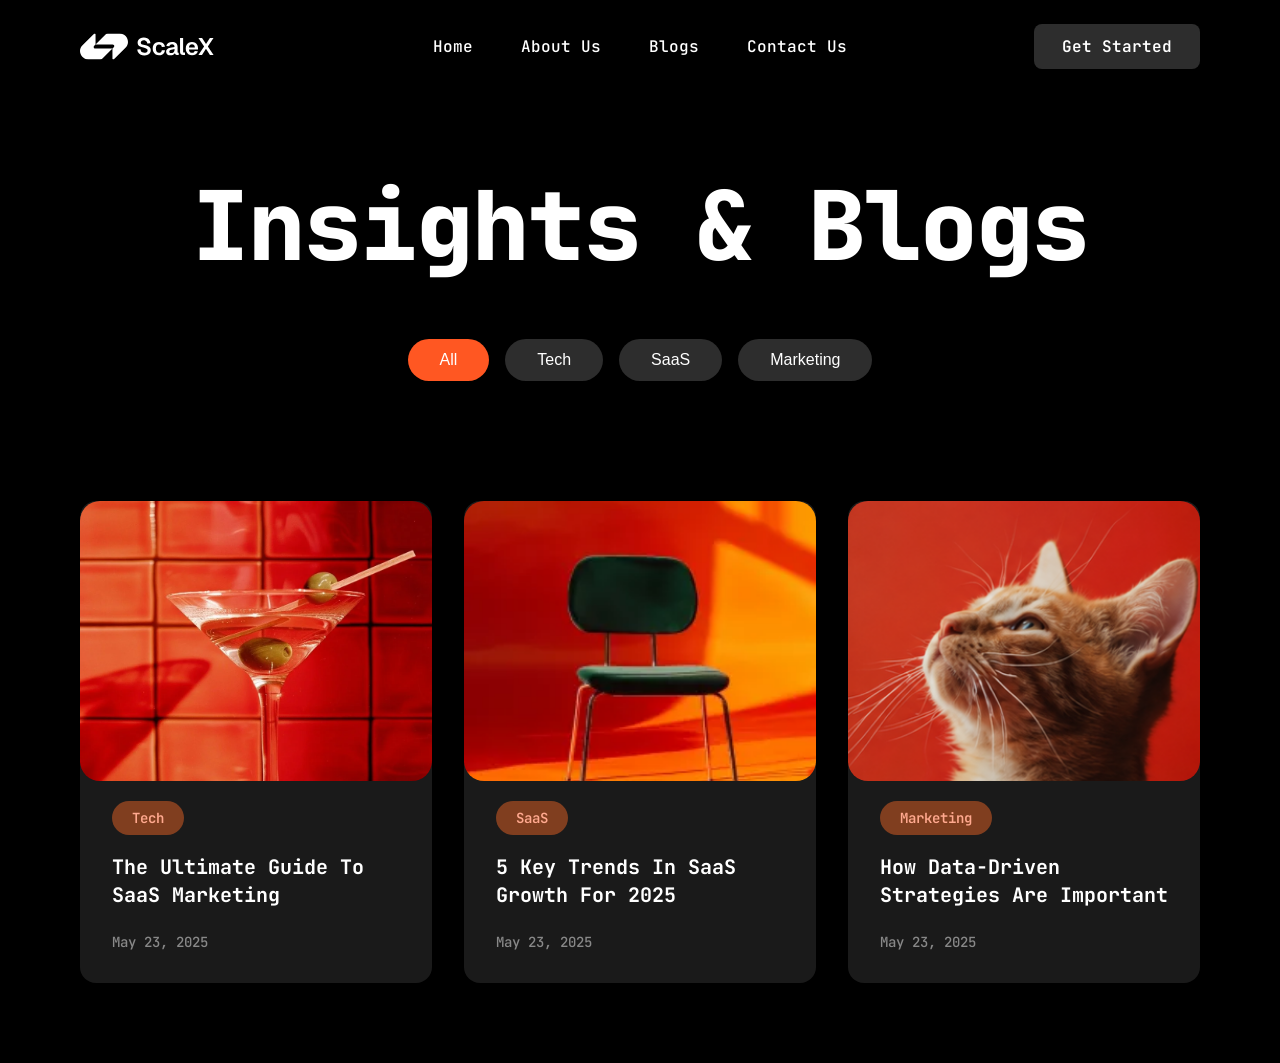
<file: Assignment 2/index.html>
<!DOCTYPE html>
<html lang="en">

<head>
    <meta charset="UTF-8">
    <meta name="viewport" content="width=device-width, initial-scale=1.0">
    <title>ScaleX - Basic Website Page</title>

    <!-- External CSS File -->
    <link rel="stylesheet" href="./style.css">
</head>

<body>
    <!-- Navigation -->
    <nav>
        <div class="logo">
            <img src="./assets/logo.svg" alt="">
            <span>ScaleX</span>
        </div>
        <ul class="nav-links">
            <li><a href="#home">Home</a></li>
            <li><a href="#about">About Us</a></li>
            <li><a href="#blogs">Blogs</a></li>
            <li><a href="#contact">Contact Us</a></li>
        </ul>
        <a href="#" class="cta-button">Get Started</a>
    </nav>

    <!-- Hero Section -->
    <section class="hero">
        <h1>Insights & Blogs</h1>

        <!-- Filter Tabs -->
        <div class="filter-tabs">
            <button class="tab active">All</button>
            <button class="tab">Tech</button>
            <button class="tab">SaaS</button>
            <button class="tab">Marketing</button>
        </div>
    </section>

    <!-- Blog Grid -->
    <div class="blog-grid">
        <!-- Blog Card 1 -->
        <div class="blog-card">
            <img src="./assets/Glass_with_olives.webp" alt="Martini glass with olives" class="blog-image">
            <div class="blog-content">
                <span class="blog-category category-tech">Tech</span>
                <h2 class="blog-title">The Ultimate Guide To SaaS Marketing</h2>
                <p class="blog-date">May 23, 2025</p>
            </div>
        </div>

        <!-- Blog Card 2 -->
        <div class="blog-card">
            <img src="./assets/Chair.webp" alt="Modern black chair" class="blog-image">
            <div class="blog-content">
                <span class="blog-category category-saas">SaaS</span>
                <h2 class="blog-title">5 Key Trends In SaaS Growth For 2025</h2>
                <p class="blog-date">May 23, 2025</p>
            </div>
        </div>

        <!-- Blog Card 3 -->
        <div class="blog-card">
            <img src="./assets/cat.png" alt="Orange cat looking up" class="blog-image">
            <div class="blog-content">
                <span class="blog-category category-marketing">Marketing</span>
                <h2 class="blog-title">How Data-Driven Strategies Are Important</h2>
                <p class="blog-date">May 23, 2025</p>
            </div>
        </div>
    </div>

    <script>
        // Filter functionality
        const tabs = document.querySelectorAll('.tab');
        tabs.forEach(tab => {
            tab.addEventListener('click', function () {
                tabs.forEach(t => t.classList.remove('active'));
                this.classList.add('active');
            });
        });
    </script>
</body>

</html>
</file>
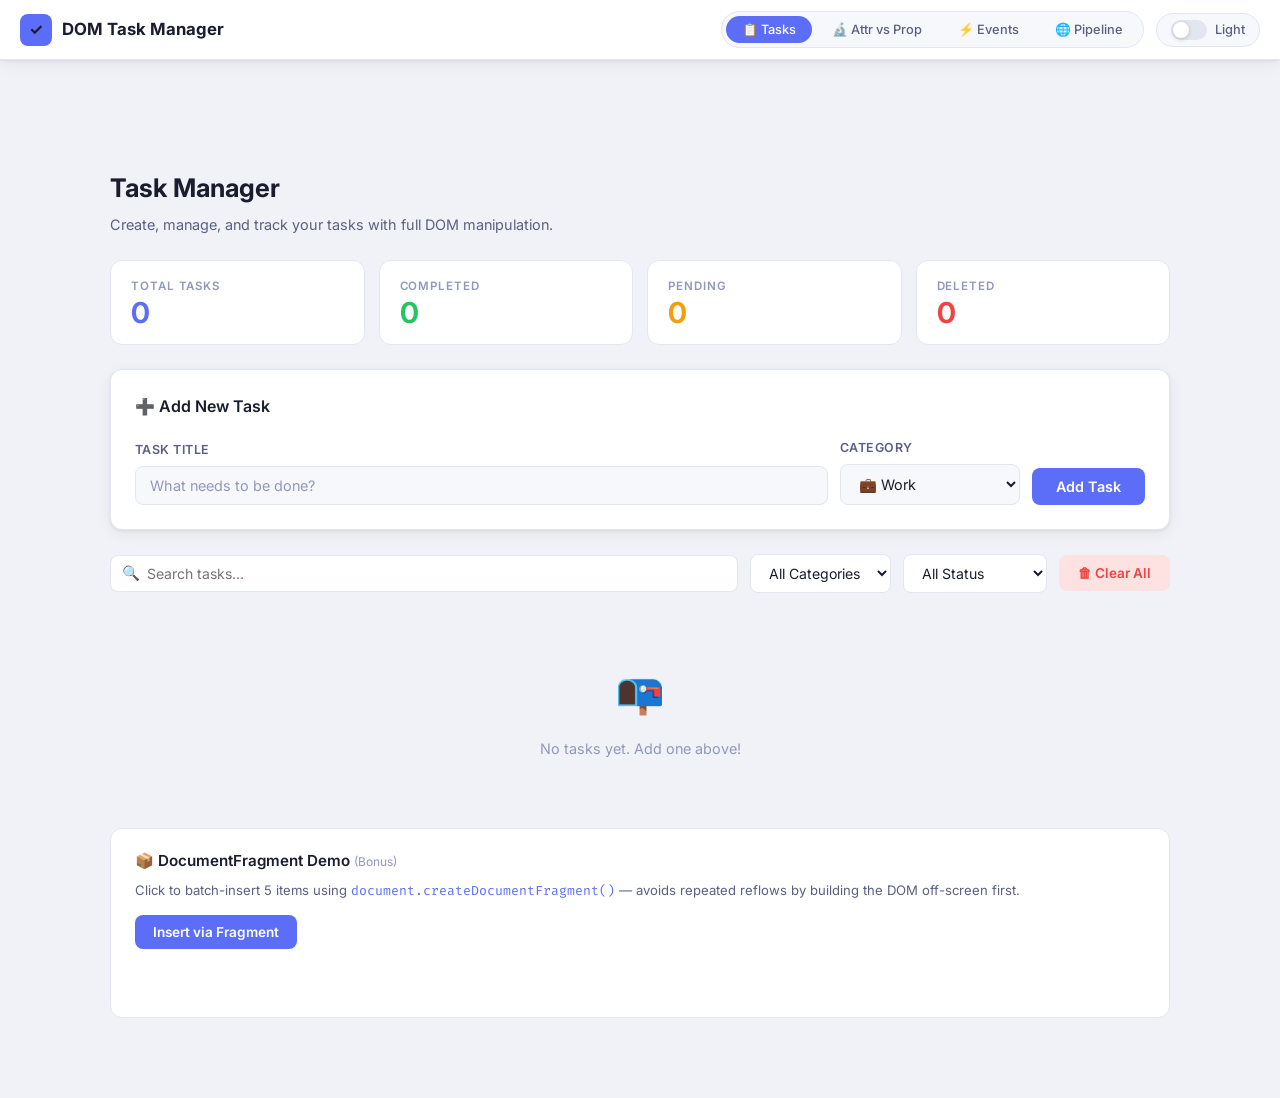
<file: Assignment 6/index.html>
<!DOCTYPE html>
<html lang="en" data-theme="light">

<head>
    <meta charset="UTF-8">
    <meta name="viewport" content="width=device-width, initial-scale=1.0">
    <title>DOM Task Manager</title>
    <link
        href="https://fonts.googleapis.com/css2?family=Inter:wght@300;400;500;600;700&family=Fira+Code:wght@400;500&display=swap"
        rel="stylesheet">

    <!-- EXTERNAL CSS FILE -->
    <link rel="stylesheet" href="./style.css">
</head>

<body>

    <!-- TOAST -->
    <div id="toast"></div>

    <!-- TOPBAR -->
    <header class="topbar">
        <div class="topbar-brand">
            <div class="brand-icon">✓</div>
            <span>DOM Task Manager</span>
        </div>
        <div class="topbar-right">
            <!-- Nav tabs (desktop) -->
            <nav class="nav-tabs" id="navTabs">
                <button class="nav-tab active" data-section="tasks">📋 Tasks</button>
                <button class="nav-tab" data-section="demo-attr">🔬 Attr vs Prop</button>
                <button class="nav-tab" data-section="demo-events">⚡ Events</button>
                <button class="nav-tab" data-section="pipeline">🌐 Pipeline</button>
            </nav>
            <!-- Theme toggle -->
            <button class="theme-toggle" id="themeBtn" data-theme-toggle>
                <div class="toggle-track">
                    <div class="toggle-thumb"></div>
                </div>
                <span id="themeLabel">Light</span>
            </button>
        </div>
    </header>

    <!-- Mobile nav -->
    <div class="app-wrapper" style="padding-top:0">
        <select class="mobile-select" id="mobileNav">
            <option value="tasks">📋 Tasks</option>
            <option value="demo-attr">🔬 Attributes vs Properties</option>
            <option value="demo-events">⚡ Event Propagation</option>
            <option value="pipeline">🌐 Browser Pipeline</option>
        </select>
    </div>

    <!-- ═══════════════════════════════════════════════════ -->
    <!--  MAIN APP                                          -->
    <!-- ═══════════════════════════════════════════════════ -->
    <main class="app-wrapper">

        <!-- ─── SECTION: TASKS ─────────────────────────── -->
        <section class="section active" id="section-tasks">

            <div class="section-header">
                <h1>Task Manager</h1>
                <p>Create, manage, and track your tasks with full DOM manipulation.</p>
            </div>

            <!-- Stats -->
            <div class="stats-row">
                <div class="stat-card total">
                    <span class="stat-label">Total Tasks</span>
                    <span class="stat-value" id="statTotal">0</span>
                </div>
                <div class="stat-card completed">
                    <span class="stat-label">Completed</span>
                    <span class="stat-value" id="statCompleted">0</span>
                </div>
                <div class="stat-card pending">
                    <span class="stat-label">Pending</span>
                    <span class="stat-value" id="statPending">0</span>
                </div>
                <div class="stat-card deleted">
                    <span class="stat-label">Deleted</span>
                    <span class="stat-value" id="statDeleted">0</span>
                </div>
            </div>

            <!-- Add Task Form -->
            <div class="card form-card">
                <h2>➕ Add New Task</h2>
                <div class="form-row">
                    <div class="form-group">
                        <label for="taskInput">Task Title</label>
                        <!--
            NOTE: input.value = current live value (Property)
            input.getAttribute("value") = initial value from HTML (Attribute)
            They differ once the user types!
          -->
                        <input type="text" id="taskInput" placeholder="What needs to be done?" value=""
                            autocomplete="off">
                    </div>
                    <div class="form-group">
                        <label for="categorySelect">Category</label>
                        <select id="categorySelect">
                            <option value="work">💼 Work</option>
                            <option value="personal">🏠 Personal</option>
                            <option value="study">📚 Study</option>
                            <option value="health">💪 Health</option>
                            <option value="other">✨ Other</option>
                        </select>
                    </div>
                    <button class="btn-add" id="addTaskBtn">Add Task</button>
                </div>
            </div>

            <!-- Toolbar -->
            <div class="toolbar">
                <div class="search-wrap">
                    <span class="search-icon">🔍</span>
                    <input type="text" class="search-input" id="searchInput" placeholder="Search tasks…">
                </div>
                <select class="filter-select" id="filterSelect">
                    <option value="all">All Categories</option>
                    <option value="work">💼 Work</option>
                    <option value="personal">🏠 Personal</option>
                    <option value="study">📚 Study</option>
                    <option value="health">💪 Health</option>
                    <option value="other">✨ Other</option>
                </select>
                <select class="filter-select" id="statusFilter">
                    <option value="all">All Status</option>
                    <option value="pending">⏳ Pending</option>
                    <option value="completed">✅ Completed</option>
                </select>
                <button class="btn-clear" id="clearAllBtn">🗑 Clear All</button>
            </div>

            <!-- Task List — single delegated listener attached here -->
            <div id="task-container">
                <div class="empty-state">
                    <div class="empty-icon">📭</div>
                    <p>No tasks yet. Add one above!</p>
                </div>
            </div>

            <!-- Document Fragment Demo -->
            <div class="frag-demo-card">
                <h3>📦 DocumentFragment Demo <span
                        style="font-size:.75rem;color:var(--text3);font-weight:400">(Bonus)</span></h3>
                <p>Click to batch-insert 5 items using <code
                        style="font-family:var(--mono);color:var(--accent)">document.createDocumentFragment()</code> —
                    avoids repeated reflows by building the DOM off-screen first.</p>
                <button class="btn-check" id="fragBtn" style="margin-bottom:12px">Insert via Fragment</button>
                <div class="frag-list" id="fragList"></div>
            </div>

        </section>

        <!-- ─── SECTION: ATTR vs PROP ──────────────────── -->
        <section class="section" id="section-demo-attr">

            <div class="section-header">
                <h1>Attributes vs Properties</h1>
                <p>Understand the key difference between HTML attributes and DOM properties.</p>
            </div>

            <div class="attr-demo-card">
                <h3>🔬 Live Demonstration</h3>
                <p style="font-size:.85rem;color:var(--text2);margin-bottom:14px">
                    Type something in the input, then click <strong>Check Difference</strong> to see how
                    <code style="font-family:var(--mono);color:var(--accent)">input.value</code> (DOM Property) differs
                    from
                    <code style="font-family:var(--mono);color:var(--accent)">input.getAttribute("value")</code> (HTML
                    Attribute).
                </p>
                <div class="attr-input-wrap">
                    <input type="text" id="attrDemoInput" value="initial value" placeholder="Type here…">
                    <button class="btn-check" id="checkAttrBtn">Check Difference</button>
                </div>
                <div class="attr-results">
                    <div class="attr-result-box">
                        <div class="attr-result-label">input.value (Property)</div>
                        <div class="attr-result-code">input.value</div>
                        <div class="attr-result-value" id="propResult">—</div>
                        <div style="font-size:.72rem;color:var(--text3);margin-top:6px;line-height:1.5">
                            Reflects the <em>current live value</em> — changes as user types.
                        </div>
                    </div>
                    <div class="attr-result-box">
                        <div class="attr-result-label">getAttribute("value") (Attribute)</div>
                        <div class="attr-result-code">input.getAttribute("value")</div>
                        <div class="attr-result-value" id="attrResult">—</div>
                        <div style="font-size:.72rem;color:var(--text3);margin-top:6px;line-height:1.5">
                            Reflects the <em>original HTML value</em> — stays as set in HTML.
                        </div>
                    </div>
                </div>
            </div>

            <!-- Code explanation -->
            <div class="code-block">
                <div><span class="c-gray">// ── HTML in the file ───────────────────────────</span></div>
                <div><span class="c-white">&lt;input type="text" id="attrDemoInput" <span class="c-amber">value="initial
                            value"</span>&gt;</span></div>
                <div>&nbsp;</div>
                <div><span class="c-gray">// ── After user types "hello" ────────────────────</span></div>
                <div><span class="c-white">const input = document.getElementById(<span
                            class="c-green">"attrDemoInput"</span>);</span></div>
                <div>&nbsp;</div>
                <div><span class="c-gray">// PROPERTY: reflects current live state of DOM node</span></div>
                <div><span class="c-blue">input.value</span><span class="c-gray"> // → "hello" ← what user typed</span>
                </div>
                <div>&nbsp;</div>
                <div><span class="c-gray">// ATTRIBUTE: reflects the original HTML markup value</span></div>
                <div><span class="c-amber">input.getAttribute(<span class="c-green">"value"</span>)</span><span
                        class="c-gray"> // → "initial value" ← from HTML</span></div>
                <div>&nbsp;</div>
                <div><span class="c-gray">// KEY INSIGHT:</span></div>
                <div><span class="c-gray">// Attribute = source of truth at parse time</span></div>
                <div><span class="c-gray">// Property = live current state of the element</span></div>
                <div><span class="c-gray">// They start equal; diverge once user interacts.</span></div>
            </div>

            <!-- data-* attribute demo -->
            <div class="sub-heading" style="margin-top:24px">
                <span>data-* Attributes & dataset API</span>
                <span class="badge">Required</span>
            </div>

            <div class="attr-demo-card">
                <h3>📦 dataset Demo</h3>
                <div class="code-block">
                    <div><span class="c-gray">// Every task card has these custom data attributes:</span></div>
                    <div><span class="c-white">&lt;div class="task-card"</span></div>
                    <div><span class="c-amber">&nbsp;&nbsp;&nbsp;&nbsp; data-id</span>=<span
                            class="c-green">"task-42"</span></div>
                    <div><span class="c-amber">&nbsp;&nbsp;&nbsp;&nbsp; data-status</span>=<span
                            class="c-green">"pending"</span></div>
                    <div><span class="c-amber">&nbsp;&nbsp;&nbsp;&nbsp; data-category</span>=<span
                            class="c-green">"work"</span><span class="c-white">&gt;</span></div>
                    <div>&nbsp;</div>
                    <div><span class="c-gray">// Reading with getAttribute()</span></div>
                    <div><span class="c-blue">card.getAttribute(<span class="c-green">"data-status"</span>)</span><span
                            class="c-gray"> // → "pending"</span></div>
                    <div>&nbsp;</div>
                    <div><span class="c-gray">// Reading via dataset (camelCase access)</span></div>
                    <div><span class="c-blue">card.dataset.status</span><span class="c-gray"> // → "pending"</span>
                    </div>
                    <div>&nbsp;</div>
                    <div><span class="c-gray">// Setting an attribute</span></div>
                    <div><span class="c-amber">card.setAttribute(<span class="c-green">"data-status"</span>, <span
                                class="c-green">"completed"</span>)</span></div>
                    <div>&nbsp;</div>
                    <div><span class="c-gray">// Checking existence</span></div>
                    <div><span class="c-blue">card.hasAttribute(<span class="c-green">"data-status"</span>)</span><span
                            class="c-gray"> // → true</span></div>
                    <div>&nbsp;</div>
                    <div><span class="c-gray">// Removing an attribute</span></div>
                    <div><span class="c-red">card.removeAttribute(<span class="c-green">"data-status"</span>)</span>
                    </div>
                </div>

                <div id="datasetLiveDemo" style="margin-top:12px;">
                    <button class="btn-check" id="datasetDemoBtn">▶ Run Dataset Demo</button>
                    <div id="datasetOutput"
                        style="margin-top:12px;font-size:.82rem;color:var(--text2);line-height:1.8;"></div>
                </div>
            </div>

            <!-- DOM Methods -->
            <div class="sub-heading" style="margin-top:24px">
                <span>DOM Insertion Methods</span>
                <span class="badge">Required</span>
            </div>
            <div class="attr-demo-card">
                <h3>📌 append / prepend / before / after / replaceWith / remove</h3>
                <div class="code-block">
                    <span class="c-gray">// All DOM insertion methods used in this project:</span><br>
                    <span class="c-white"><br></span>
                    <span class="c-gray">// 1. append() — adds to END of parent (used when adding tasks)</span><br>
                    <span class="c-blue">container.append(newCard)</span><br>
                    <span class="c-white"><br></span>
                    <span class="c-gray">// 2. prepend() — adds to START of parent (used for "priority"
                        tasks)</span><br>
                    <span class="c-blue">container.prepend(newCard)</span><br>
                    <span class="c-white"><br></span>
                    <span class="c-gray">// 3. before() — inserts before an element (sibling)</span><br>
                    <span class="c-blue">existingCard.before(newCard)</span><br>
                    <span class="c-white"><br></span>
                    <span class="c-gray">// 4. after() — inserts after an element (sibling)</span><br>
                    <span class="c-blue">existingCard.after(newCard)</span><br>
                    <span class="c-white"><br></span>
                    <span class="c-gray">// 5. replaceWith() — swaps an element (used in Edit mode)</span><br>
                    <span class="c-blue">oldCard.replaceWith(updatedCard)</span><br>
                    <span class="c-white"><br></span>
                    <span class="c-gray">// 6. remove() — removes element from DOM (used in Delete)</span><br>
                    <span class="c-amber">card.remove()</span>
                </div>
            </div>

        </section>

        <!-- ─── SECTION: EVENTS ────────────────────────── -->
        <section class="section" id="section-demo-events">

            <div class="section-header">
                <h1>Event Propagation</h1>
                <p>Visualize Bubbling, Capturing, and Event Delegation in action.</p>
            </div>

            <div class="prop-demo-grid">

                <!-- BUBBLING -->
                <div class="prop-box">
                    <h3>🫧 Event Bubbling</h3>
                    <p>Events travel <strong>bottom → up</strong>: Child fires first, then Parent, then Grandparent.
                        Default behavior.</p>
                    <div class="grandparent-box" id="bubble-grandparent">
                        <div class="box-label">Grandparent</div>
                        <div class="parent-box" id="bubble-parent">
                            <div class="box-label">Parent</div>
                            <button class="child-btn" id="bubble-child">Click Me (Child)</button>
                        </div>
                    </div>
                    <div class="console-output" id="bubbleConsole">
                        <div style="color:#4a5280;font-size:.75rem">// Click the button to see bubbling order…</div>
                    </div>
                    <button class="btn-check"
                        style="margin-top:10px;width:100%;background:var(--surface2);color:var(--text2);border:1px solid var(--border);"
                        id="clearBubble">Clear Log</button>
                </div>

                <!-- CAPTURING -->
                <div class="prop-box">
                    <h3>🎯 Event Capturing</h3>
                    <p>Events travel <strong>top → down</strong>: Grandparent fires first, then Parent, then Child. Use
                        <code style="font-family:var(--mono);color:var(--accent)">{ capture: true }</code>.
                    </p>
                    <div class="grandparent-box" id="capture-grandparent">
                        <div class="box-label">Grandparent</div>
                        <div class="parent-box" id="capture-parent">
                            <div class="box-label">Parent</div>
                            <button class="child-btn" id="capture-child">Click Me (Child)</button>
                        </div>
                    </div>
                    <div class="console-output" id="captureConsole">
                        <div style="color:#4a5280;font-size:.75rem">// Click the button to see capturing order…</div>
                    </div>
                    <button class="btn-check"
                        style="margin-top:10px;width:100%;background:var(--surface2);color:var(--text2);border:1px solid var(--border);"
                        id="clearCapture">Clear Log</button>
                </div>

            </div>

            <!-- Code explanation -->
            <div class="code-block">
                <div><span class="c-gray">// ── EVENT BUBBLING (default) ──────────────────────</span></div>
                <div><span class="c-gray">// Listener added with capture: false (default)</span></div>
                <div>&nbsp;</div>
                <div><span class="c-white">grandparent.addEventListener(<span class="c-green">"click"</span>, () =>
                        console.log(<span class="c-amber">"Grandparent"</span>))<span class="c-gray"> // fires
                            3rd</span></span></div>
                <div><span class="c-white">parent.addEventListener(<span class="c-green">"click"</span>, () =>
                        console.log(<span class="c-amber">"Parent"</span>)) <span class="c-gray"> // fires
                            2nd</span></span></div>
                <div><span class="c-white">child.addEventListener(<span class="c-green">"click"</span>, () =>
                        console.log(<span class="c-amber">"Child"</span>)) <span class="c-gray"> // fires
                            1st</span></span></div>
                <div>&nbsp;</div>
                <div><span class="c-gray">// Output order → Child → Parent → Grandparent</span></div>
                <div>&nbsp;</div>
                <div><span class="c-gray">// ── EVENT CAPTURING ───────────────────────────────</span></div>
                <div><span class="c-gray">// Listener added with { capture: true }</span></div>
                <div>&nbsp;</div>
                <div><span class="c-white">grandparent.addEventListener(<span class="c-green">"click"</span>, () =>
                        console.log(<span class="c-amber">"Grandparent"</span>), <span class="c-cyan">{ capture: true
                            }</span>)<span class="c-gray"> // fires 1st</span></span></div>
                <div><span class="c-white">parent.addEventListener(<span class="c-green">"click"</span>, () =>
                        console.log(<span class="c-amber">"Parent"</span>), <span class="c-cyan">{ capture: true
                            }</span>)<span class="c-gray"> // fires 2nd</span></span></div>
                <div><span class="c-white">child.addEventListener(<span class="c-green">"click"</span>, () =>
                        console.log(<span class="c-amber">"Child"</span>), <span class="c-cyan">{ capture: true
                            }</span>)<span class="c-gray"> // fires 3rd</span></span></div>
                <div>&nbsp;</div>
                <div><span class="c-gray">// Output order → Grandparent → Parent → Child</span></div>
                <div>&nbsp;</div>
                <div><span class="c-gray">// ── STOP PROPAGATION ──────────────────────────────</span></div>
                <div><span class="c-white">child.addEventListener(<span class="c-green">"click"</span>, (e) => {</span>
                </div>
                <div><span class="c-white">&nbsp;&nbsp;e.stopPropagation() <span class="c-gray">// prevents event
                            reaching parent/grandparent</span></span></div>
                <div><span class="c-white">})</span></div>
            </div>

            <div class="section-divider"></div>

            <!-- EVENT DELEGATION -->
            <div class="sub-heading">
                <span>Event Delegation</span>
                <span class="badge">Key Concept</span>
            </div>

            <div class="card" style="padding:24px;margin-bottom:20px;">
                <h3 style="font-size:.95rem;font-weight:600;margin-bottom:10px;">🎪 How Task Manager Uses Delegation
                </h3>
                <p style="font-size:.84rem;color:var(--text2);line-height:1.6;margin-bottom:14px;">
                    Instead of attaching 3 listeners (edit, complete, delete) to each task card — which would mean
                    N×3 listeners — we attach <strong>ONE listener</strong> to the parent container and check
                    <code style="font-family:var(--mono);color:var(--accent)">e.target.dataset.action</code>.
                </p>
                <div class="code-block">
                    <div><span class="c-gray">// ── WITHOUT delegation (bad — N×3 listeners) ─────</span></div>
                    <div><span class="c-red">tasks.forEach(task => {</span></div>
                    <div><span class="c-red">&nbsp;&nbsp;task.querySelector(<span
                                class="c-green">".edit"</span>).addEventListener(<span class="c-green">"click"</span>,
                            handleEdit)</span></div>
                    <div><span class="c-red">&nbsp;&nbsp;task.querySelector(<span
                                class="c-green">".complete"</span>).addEventListener(<span
                                class="c-green">"click"</span>, handleComplete)</span></div>
                    <div><span class="c-red">&nbsp;&nbsp;task.querySelector(<span
                                class="c-green">".delete"</span>).addEventListener(<span class="c-green">"click"</span>,
                            handleDelete)</span></div>
                    <div><span class="c-red">})</span></div>
                    <div>&nbsp;</div>
                    <div><span class="c-gray">// ── WITH delegation (good — 1 listener total) ─────</span></div>
                    <div><span class="c-green">document.getElementById(<span
                                class="c-green">"task-container"</span>).addEventListener(<span
                                class="c-green">"click"</span>, (e) => {</span></div>
                    <div><span class="c-green">&nbsp;&nbsp;const action = e.target.closest(<span
                                class="c-green">"[data-action]"</span>)?.dataset.action</span></div>
                    <div><span class="c-green">&nbsp;&nbsp;const card = e.target.closest(<span
                                class="c-green">".task-card"</span>)</span></div>
                    <div><span class="c-green">&nbsp;&nbsp;if (!card) return</span></div>
                    <div>&nbsp;</div>
                    <div><span class="c-green">&nbsp;&nbsp;if (action === <span class="c-green">"delete"</span>)
                            deleteTask(card)</span></div>
                    <div><span class="c-green">&nbsp;&nbsp;if (action === <span class="c-green">"complete"</span>)
                            completeTask(card)</span></div>
                    <div><span class="c-green">&nbsp;&nbsp;if (action === <span class="c-green">"edit"</span>)
                            editTask(card)</span></div>
                    <div><span class="c-green">})</span></div>
                    <div>&nbsp;</div>
                    <div><span class="c-gray">// Works for ALL tasks — even ones added AFTER the listener!</span></div>
                </div>
            </div>

        </section>

        <!-- ─── SECTION: PIPELINE ──────────────────────── -->
        <section class="section" id="section-pipeline">

            <div class="section-header">
                <h1>Browser Rendering Pipeline</h1>
                <p>How the browser converts HTML + CSS into pixels on screen.</p>
            </div>

            <div class="pipeline-grid">

                <!-- HTML Pipeline -->
                <div class="pipeline-flow">
                    <h3>📄 HTML → DOM Tree</h3>
                    <div class="flow-steps">
                        <div class="flow-step step-html">
                            <div class="step-name">HTML</div>
                            <div class="step-desc">Raw .html file received from server</div>
                        </div>
                        <div class="flow-arrow">↓</div>
                        <div class="flow-step step-parse">
                            <div class="step-name">Parsing</div>
                            <div class="step-desc">Browser reads bytes → characters → input stream</div>
                        </div>
                        <div class="flow-arrow">↓</div>
                        <div class="flow-step step-token">
                            <div class="step-name">Tokenization</div>
                            <div class="step-desc">Characters split into tokens: StartTag, EndTag, Text, Comment</div>
                        </div>
                        <div class="flow-arrow">↓</div>
                        <div class="flow-step step-dom">
                            <div class="step-name">DOM Tree</div>
                            <div class="step-desc">Tokens → Node objects → parent-child tree structure</div>
                        </div>
                    </div>
                </div>

                <!-- CSS Pipeline -->
                <div class="pipeline-flow">
                    <h3>🎨 CSS → CSSOM Tree</h3>
                    <div class="flow-steps">
                        <div class="flow-step step-css">
                            <div class="step-name">CSS</div>
                            <div class="step-desc">Raw .css file or &lt;style&gt; block received</div>
                        </div>
                        <div class="flow-arrow">↓</div>
                        <div class="flow-step step-parse">
                            <div class="step-name">Parsing</div>
                            <div class="step-desc">CSS bytes → characters, applying cascade rules</div>
                        </div>
                        <div class="flow-arrow">↓</div>
                        <div class="flow-step step-token">
                            <div class="step-name">Tokenization</div>
                            <div class="step-desc">Selectors, properties, values tokenized</div>
                        </div>
                        <div class="flow-arrow">↓</div>
                        <div class="flow-step step-cssom">
                            <div class="step-name">CSSOM Tree</div>
                            <div class="step-desc">Computed styles for each node — mirrors DOM structure</div>
                        </div>
                    </div>
                </div>

            </div>

            <!-- Merge → Render Tree -->
            <div class="pipeline-flow" style="margin-bottom:20px;">
                <h3>🖼 Combining → Render Tree → Pixels</h3>
                <div class="flow-steps">
                    <div class="merge-row">
                        <div class="merge-box step-dom" style="padding:12px 20px">
                            <div
                                style="font-size:.7rem;color:var(--green);font-weight:700;text-transform:uppercase;letter-spacing:.06em">
                                DOM Tree</div>
                            <div style="font-size:.82rem;margin-top:2px">Nodes &amp; structure</div>
                        </div>
                        <div class="merge-plus">+</div>
                        <div class="merge-box step-cssom" style="padding:12px 20px">
                            <div
                                style="font-size:.7rem;color:var(--purple);font-weight:700;text-transform:uppercase;letter-spacing:.06em">
                                CSSOM Tree</div>
                            <div style="font-size:.82rem;margin-top:2px">Styles &amp; rules</div>
                        </div>
                        <div class="merge-arrow">→</div>
                        <div class="merge-box step-render" style="padding:12px 20px;flex:1">
                            <div
                                style="font-size:.7rem;color:var(--accent);font-weight:700;text-transform:uppercase;letter-spacing:.06em">
                                Render Tree</div>
                            <div style="font-size:.82rem;margin-top:2px">Only visible nodes with computed styles</div>
                        </div>
                    </div>
                    <div class="flow-arrow">↓</div>
                    <div class="flow-step step-parse" style="width:100%">
                        <div class="step-name">Layout (Reflow)</div>
                        <div class="step-desc">Browser calculates exact position &amp; size of every box (Box Model)
                        </div>
                    </div>
                    <div class="flow-arrow">↓</div>
                    <div class="flow-step step-dom" style="width:100%">
                        <div class="step-name">Paint</div>
                        <div class="step-desc">Browser fills in pixels: colors, borders, shadows, text</div>
                    </div>
                    <div class="flow-arrow">↓</div>
                    <div class="flow-step step-render" style="width:100%">
                        <div class="step-name">Compositing</div>
                        <div class="step-desc">Layers assembled and sent to GPU → displayed on screen ✓</div>
                    </div>
                </div>
            </div>

            <!-- Concept cards -->
            <div class="concept-grid">
                <div class="concept-card">
                    <div class="concept-icon">📝</div>
                    <div class="concept-title">Parsing</div>
                    <div class="concept-desc">The browser reads the raw byte stream and changes it into a useful
                        structure. The HTML parser is error-resistant and manages incorrect markup.</div>
                </div>
                <div class="concept-card">
                    <div class="concept-icon">🔤</div>
                    <div class="concept-title">Tokenization</div>
                    <div class="concept-desc">The input stream is divided into discrete tokens: StartTag(&lt;div&gt;)
                        EndTag(&lt;/div&gt;) Character Comment DOCTYPE Each token has attributes and name.
                    </div>
                </div>
                <div class="concept-card">
                    <div class="concept-icon">🌳</div>
                    <div class="concept-title">DOM Tree</div>
                    <div class="concept-desc">These tokens get represented as Node objects which are arranged in the
                        form of a tree. Each HTML element becomes a node, having parent-child and sibling relationship.
                    </div>
                </div>
                <div class="concept-card">
                    <div class="concept-icon">🎨</div>
                    <div class="concept-title">CSSOM Tree</div>
                    <div class="concept-desc">This CSS gets parsed to become another tree similar to the previous one,
                        having information about styles mapped on to all DOM nodes.</div>
                </div>
                <div class="concept-card">
                    <div class="concept-icon">🖼</div>
                    <div class="concept-title">Render Tree</div>
                    <div class="concept-desc">DOM + CSSOM together. Only visible nodes included - display:none nodes are
                        excluded. Each node has its geometry and style.</div>
                </div>
                <div class="concept-card">
                    <div class="concept-icon">⚡</div>
                    <div class="concept-title">Reflow vs Repaint</div>
                    <div class="concept-desc">Layout (width, height) changes cause Reflow - costly. Changing
                        color/opacity will trigger the repaint only. Use <code
                            style="font-family:var(--mono);font-size:.75rem">transform</code> to animate.</div>
                </div>
            </div>

        </section>

    </main>

    <!-- EXTERNAL JS FILE -->
    <script src="./script.js"></script>
</body>

</html>
</file>
<file: Assignment 2/style.css>
/* Google Font */
@import url("https://fonts.googleapis.com/css2?family=JetBrains+Mono:ital,wght@0,100..800;1,100..800&display=swap");

* {
  margin: 0;
  padding: 0;
  box-sizing: border-box;
}

html,
body {
  width: 100%;
  height: 100%;
  background-color: #000000;
  font-family: "JetBrains Mono", monospace;
}

/* Navigation */
nav {
  display: flex;
  justify-content: space-between;
  align-items: center;
  padding: 24px 80px;
  position: relative;
}

.logo {
  display: flex;
  align-items: center;
  gap: 12px;
  font-size: 24px;
  font-weight: 700;
}

.logo svg {
  width: 48px;
  height: auto;
}

.nav-links {
  display: flex;
  gap: 48px;
  list-style: none;
  position: absolute;
  left: 50%;
  transform: translateX(-50%);
}

.nav-links a {
  color: #ffffff;
  text-decoration: none;
  font-size: 16px;
  font-weight: 500;
  transition: opacity 0.3s;
}

.nav-links a:hover {
  opacity: 0.7;
}

.cta-button {
  background-color: #2d2d2d;
  color: #ffffff;
  padding: 12px 28px;
  border-radius: 8px;
  text-decoration: none;
  font-size: 16px;
  font-weight: 600;
  transition: background-color 0.3s;
}

.cta-button:hover {
  background-color: #3d3d3d;
}

/* Hero Section */
.hero {
  text-align: center;
  padding: 80px 80px 60px;
}

.hero h1 {
  font-size: 96px;
  font-weight: 800;
  line-height: 1.1;
  margin-bottom: 60px;
  letter-spacing: -2px;
  color: white;
}

/* Filter Tabs */
.filter-tabs {
  display: flex;
  justify-content: center;
  gap: 16px;
  margin-bottom: 60px;
}

.tab {
  padding: 12px 32px;
  border-radius: 50px;
  background-color: #2d2d2d;
  color: #ffffff;
  font-size: 16px;
  font-weight: 500;
  cursor: pointer;
  transition: all 0.3s;
  border: none;
}

.tab.active {
  background-color: #ff5722;
}

.tab:hover {
  opacity: 0.8;
}

/* Blog Grid */
.blog-grid {
  display: flex;
  gap: 32px;
  padding: 0 80px 80px;
  max-width: 1400px;
  margin: 0 auto;
}

.blog-card {
  flex: 1;
  background-color: #1a1a1a;
  border-radius: 16px;
  overflow: hidden;
  cursor: pointer;
  transition: transform 0.3s;
  position: relative;
}

.blog-card:hover {
  transform: translateY(-8px);
}

.blog-image {
  width: 100%;
  height: 280px;
  object-fit: cover;
  display: block;
  border-radius: 20px;
}

.blog-content {
  padding: 32px;
  position: relative;
}

.blog-category {
  display: inline-block;
  padding: 8px 20px;
  border-radius: 50px;
  font-size: 14px;
  font-weight: 600;
  color: #ffa98f;
  margin-bottom: 20px;
  position: absolute;
  top: 20px;
}

.blog-category:hover{
    background-color: #9f461d;
}

.category-tech {
  background-color: #803e1f;
}

.category-saas {
  background-color: #803e1f;
}

.category-marketing {
  background-color: #803e1f;
}

.blog-title {
  font-size: 20px;
  font-weight: 700;
  line-height: 1.4;
  margin-top: 40px;
  margin-bottom: 24px;
  color: #ffffff;
}

.blog-date {
  font-size: 14px;
  color: #888888;
  font-weight: 500;
}
</file>
<file: Assignment 6/style.css>
/* ── CSS VARIABLES (Theme) ─────────────────────────── */
:root {
  --bg: #f0f2f8;
  --surface: #ffffff;
  --surface2: #f7f8fc;
  --border: #e2e6f0;
  --text: #1a1d2e;
  --text2: #5a6080;
  --text3: #9099b8;
  --accent: #5c6ef8;
  --accent-light: #eef0ff;
  --green: #22c55e;
  --green-light: #dcfce7;
  --red: #ef4444;
  --red-light: #fee2e2;
  --amber: #f59e0b;
  --amber-light: #fef3c7;
  --purple: #8b5cf6;
  --purple-light: #ede9fe;
  --cyan: #06b6d4;
  --cyan-light: #cffafe;
  --shadow: 0 1px 3px rgba(0, 0, 0, 0.07), 0 4px 16px rgba(0, 0, 0, 0.06);
  --shadow-lg: 0 8px 32px rgba(0, 0, 0, 0.12);
  --radius: 12px;
  --radius-sm: 8px;
  --radius-lg: 20px;
  --mono: "Fira Code", monospace;
  --sans: "Inter", sans-serif;
  --transition: 0.18s ease;
}

[data-theme="dark"] {
  --bg: #0e1018;
  --surface: #181c2a;
  --surface2: #1e2236;
  --border: #2a3050;
  --text: #e8eaf6;
  --text2: #8892b8;
  --text3: #4a5280;
  --accent: #7c8dff;
  --accent-light: #1e2360;
  --green: #4ade80;
  --green-light: #14532d40;
  --red: #f87171;
  --red-light: #7f1d1d40;
  --amber: #fbbf24;
  --amber-light: #78350f40;
  --purple: #a78bfa;
  --purple-light: #4c1d9540;
  --cyan: #22d3ee;
  --cyan-light: #164e6340;
  --shadow: 0 1px 3px rgba(0, 0, 0, 0.3), 0 4px 16px rgba(0, 0, 0, 0.25);
  --shadow-lg: 0 8px 32px rgba(0, 0, 0, 0.4);
}

/* ── RESET ─────────────────────────────────────────── */
*,
*::before,
*::after {
  box-sizing: border-box;
  margin: 0;
  padding: 0;
}

html {
  scroll-behavior: smooth;
}

body {
  font-family: var(--sans);
  background: var(--bg);
  color: var(--text);
  min-height: 100vh;
  transition:
    background var(--transition),
    color var(--transition);
  line-height: 1.6;
}

button {
  cursor: pointer;
  font-family: var(--sans);
  border: none;
}

input,
select,
textarea {
  font-family: var(--sans);
}

/* ── LAYOUT ────────────────────────────────────────── */
.app-wrapper {
  max-width: 1100px;
  margin: 0 auto;
  padding: 0 20px 80px;
}

/* ── TOPBAR ────────────────────────────────────────── */
.topbar {
  position: sticky;
  top: 0;
  z-index: 100;
  background: var(--surface);
  border-bottom: 1px solid var(--border);
  padding: 0 20px;
  display: flex;
  align-items: center;
  justify-content: space-between;
  height: 60px;
  box-shadow: var(--shadow);
  transition:
    background var(--transition),
    border-color var(--transition);
}

.topbar-brand {
  display: flex;
  align-items: center;
  gap: 10px;
  font-weight: 700;
  font-size: 1.05rem;
  color: var(--text);
}

.brand-icon {
  width: 32px;
  height: 32px;
  border-radius: 8px;
  background: var(--accent);
  display: flex;
  align-items: center;
  justify-content: center;
  font-size: 1rem;
}

.topbar-right {
  display: flex;
  align-items: center;
  gap: 12px;
}

.theme-toggle {
  display: flex;
  align-items: center;
  gap: 8px;
  background: var(--surface2);
  border: 1px solid var(--border);
  border-radius: 50px;
  padding: 6px 14px;
  font-size: 0.8rem;
  font-weight: 500;
  color: var(--text2);
  transition: all var(--transition);
}

.theme-toggle:hover {
  border-color: var(--accent);
  color: var(--accent);
}

.toggle-track {
  width: 36px;
  height: 20px;
  background: var(--border);
  border-radius: 50px;
  position: relative;
  transition: background var(--transition);
}

[data-theme="dark"] .toggle-track {
  background: var(--accent);
}

.toggle-thumb {
  position: absolute;
  top: 2px;
  left: 2px;
  width: 16px;
  height: 16px;
  border-radius: 50%;
  background: #fff;
  transition: transform var(--transition);
  box-shadow: 0 1px 4px rgba(0, 0, 0, 0.2);
}

[data-theme="dark"] .toggle-thumb {
  transform: translateX(16px);
}

/* ── NAV TABS ──────────────────────────────────────── */
.nav-tabs {
  display: flex;
  gap: 4px;
  background: var(--surface2);
  border: 1px solid var(--border);
  border-radius: 50px;
  padding: 4px;
}

.nav-tab {
  padding: 6px 16px;
  border-radius: 50px;
  font-size: 0.8rem;
  font-weight: 500;
  color: var(--text2);
  background: none;
  transition: all var(--transition);
}

.nav-tab.active {
  background: var(--accent);
  color: #fff;
}

.nav-tab:hover:not(.active) {
  color: var(--text);
}

/* ── SECTIONS ──────────────────────────────────────── */
.section {
  display: none;
  padding-top: 28px;
}

.section.active {
  display: block;
}

/* ── SECTION HEADER ────────────────────────────────── */
.section-header {
  margin-bottom: 24px;
}

.section-header h1 {
  font-size: 1.6rem;
  font-weight: 700;
  color: var(--text);
  margin-bottom: 4px;
}

.section-header p {
  font-size: 0.9rem;
  color: var(--text2);
}

/* ── CARDS ─────────────────────────────────────────── */
.card {
  background: var(--surface);
  border: 1px solid var(--border);
  border-radius: var(--radius);
  box-shadow: var(--shadow);
  transition:
    background var(--transition),
    border-color var(--transition);
}

/* ── STATS ROW ─────────────────────────────────────── */
.stats-row {
  display: grid;
  grid-template-columns: repeat(4, 1fr);
  gap: 14px;
  margin-bottom: 24px;
}

.stat-card {
  padding: 16px 20px;
  border-radius: var(--radius);
  background: var(--surface);
  border: 1px solid var(--border);
  display: flex;
  flex-direction: column;
  gap: 4px;
}

.stat-label {
  font-size: 0.72rem;
  font-weight: 600;
  letter-spacing: 0.08em;
  text-transform: uppercase;
  color: var(--text3);
}

.stat-value {
  font-size: 1.8rem;
  font-weight: 700;
  color: var(--text);
  line-height: 1;
}

.stat-card.total .stat-value {
  color: var(--accent);
}

.stat-card.completed .stat-value {
  color: var(--green);
}

.stat-card.pending .stat-value {
  color: var(--amber);
}

.stat-card.deleted .stat-value {
  color: var(--red);
}

/* ── FORM ──────────────────────────────────────────── */
.form-card {
  padding: 24px;
  margin-bottom: 24px;
}

.form-card h2 {
  font-size: 1rem;
  font-weight: 600;
  margin-bottom: 18px;
  color: var(--text);
}

.form-row {
  display: grid;
  grid-template-columns: 1fr 180px auto;
  gap: 12px;
  align-items: end;
}

.form-group {
  display: flex;
  flex-direction: column;
  gap: 6px;
}

.form-group label {
  font-size: 0.78rem;
  font-weight: 600;
  color: var(--text2);
  letter-spacing: 0.04em;
  text-transform: uppercase;
}

.form-group input,
.form-group select {
  padding: 10px 14px;
  border: 1.5px solid var(--border);
  border-radius: var(--radius-sm);
  background: var(--surface2);
  color: var(--text);
  font-size: 0.9rem;
  transition:
    border-color var(--transition),
    background var(--transition);
  outline: none;
}

.form-group input:focus,
.form-group select:focus {
  border-color: var(--accent);
  background: var(--surface);
}

.form-group input::placeholder {
  color: var(--text3);
}

.btn-add {
  padding: 10px 24px;
  background: var(--accent);
  color: #fff;
  border-radius: var(--radius-sm);
  font-size: 0.9rem;
  font-weight: 600;
  transition:
    opacity var(--transition),
    transform var(--transition);
  white-space: nowrap;
}

.btn-add:hover {
  opacity: 0.88;
  transform: translateY(-1px);
}

.btn-add:active {
  transform: translateY(0);
}

/* ── TOOLBAR ───────────────────────────────────────── */
.toolbar {
  display: flex;
  align-items: center;
  gap: 12px;
  flex-wrap: wrap;
  margin-bottom: 20px;
}

.search-wrap {
  position: relative;
  flex: 1;
  min-width: 180px;
}

.search-icon {
  position: absolute;
  left: 12px;
  top: 50%;
  transform: translateY(-50%);
  color: var(--text3);
  font-size: 0.9rem;
  pointer-events: none;
}

.search-input {
  width: 100%;
  padding: 9px 14px 9px 36px;
  border: 1.5px solid var(--border);
  border-radius: var(--radius-sm);
  background: var(--surface);
  color: var(--text);
  font-size: 0.88rem;
  outline: none;
  transition: border-color var(--transition);
}

.search-input:focus {
  border-color: var(--accent);
}

.filter-select {
  padding: 9px 14px;
  border: 1.5px solid var(--border);
  border-radius: var(--radius-sm);
  background: var(--surface);
  color: var(--text);
  font-size: 0.88rem;
  outline: none;
  transition: border-color var(--transition);
}

.filter-select:focus {
  border-color: var(--accent);
}

.btn-clear {
  padding: 9px 18px;
  background: var(--red-light);
  color: var(--red);
  border-radius: var(--radius-sm);
  font-size: 0.85rem;
  font-weight: 600;
  transition: opacity var(--transition);
  border: 1.5px solid transparent;
}

.btn-clear:hover {
  opacity: 0.8;
}

/* ── TASK LIST ─────────────────────────────────────── */
#task-container {
  display: flex;
  flex-direction: column;
  gap: 10px;
  min-height: 80px;
}

.empty-state {
  text-align: center;
  padding: 48px 20px;
  color: var(--text3);
}

.empty-state .empty-icon {
  font-size: 2.5rem;
  margin-bottom: 12px;
}

.empty-state p {
  font-size: 0.9rem;
}

/* ── TASK CARD ─────────────────────────────────────── */
.task-card {
  padding: 16px 18px;
  border-radius: var(--radius);
  background: var(--surface);
  border: 1.5px solid var(--border);
  display: flex;
  align-items: flex-start;
  gap: 14px;
  transition: all var(--transition);
  animation: slideIn 0.2s ease;
  position: relative;
}

@keyframes slideIn {
  from {
    opacity: 0;
    transform: translateY(-8px);
  }

  to {
    opacity: 1;
    transform: translateY(0);
  }
}

.task-card:hover {
  border-color: var(--accent);
  box-shadow: var(--shadow);
}

.task-card[data-status="completed"] {
  opacity: 0.72;
  border-color: var(--green);
  background: var(--green-light);
}

.task-card[data-status="completed"] .task-title {
  text-decoration: line-through;
  color: var(--text3);
}

.task-check {
  width: 20px;
  height: 20px;
  border-radius: 50%;
  border: 2px solid var(--border);
  background: none;
  flex-shrink: 0;
  margin-top: 2px;
  transition: all var(--transition);
  display: flex;
  align-items: center;
  justify-content: center;
  font-size: 0.7rem;
  color: transparent;
}

.task-card[data-status="completed"] .task-check {
  background: var(--green);
  border-color: var(--green);
  color: #fff;
}

.task-body {
  flex: 1;
  min-width: 0;
}

.task-title {
  font-size: 0.95rem;
  font-weight: 600;
  color: var(--text);
  margin-bottom: 6px;
  word-break: break-word;
}

.task-meta {
  display: flex;
  align-items: center;
  gap: 8px;
  flex-wrap: wrap;
}

.task-badge {
  font-size: 0.68rem;
  font-weight: 700;
  letter-spacing: 0.06em;
  text-transform: uppercase;
  padding: 2px 8px;
  border-radius: 4px;
}

.badge-work {
  background: var(--accent-light);
  color: var(--accent);
}

.badge-personal {
  background: var(--purple-light);
  color: var(--purple);
}

.badge-study {
  background: var(--cyan-light);
  color: var(--cyan);
}

.badge-health {
  background: var(--green-light);
  color: var(--green);
}

.badge-other {
  background: var(--amber-light);
  color: var(--amber);
}

.task-id {
  font-size: 0.7rem;
  color: var(--text3);
  font-family: var(--mono);
}

.task-actions {
  display: flex;
  gap: 6px;
  flex-shrink: 0;
}

.task-btn {
  width: 30px;
  height: 30px;
  border-radius: 7px;
  display: flex;
  align-items: center;
  justify-content: center;
  font-size: 0.82rem;
  transition: all var(--transition);
  background: var(--surface2);
  border: 1px solid var(--border);
  color: var(--text2);
}

.task-btn:hover {
  transform: scale(1.1);
}

.task-btn.edit:hover {
  background: var(--accent-light);
  color: var(--accent);
  border-color: var(--accent);
}

.task-btn.complete:hover {
  background: var(--green-light);
  color: var(--green);
  border-color: var(--green);
}

.task-btn.delete:hover {
  background: var(--red-light);
  color: var(--red);
  border-color: var(--red);
}

/* Edit inline */
.task-edit-input {
  width: 100%;
  padding: 6px 10px;
  border: 1.5px solid var(--accent);
  border-radius: 6px;
  background: var(--surface);
  color: var(--text);
  font-size: 0.92rem;
  font-family: var(--sans);
  outline: none;
  margin-bottom: 6px;
}

/* ── PROPAGATION DEMO ──────────────────────────────── */
.prop-demo-grid {
  display: grid;
  grid-template-columns: 1fr 1fr;
  gap: 20px;
  margin-bottom: 28px;
}

.prop-box {
  padding: 24px;
  border-radius: var(--radius);
  background: var(--surface);
  border: 1px solid var(--border);
}

.prop-box h3 {
  font-size: 0.95rem;
  font-weight: 600;
  margin-bottom: 6px;
}

.prop-box p {
  font-size: 0.8rem;
  color: var(--text2);
  margin-bottom: 16px;
  line-height: 1.5;
}

/* Nested boxes */
.grandparent-box {
  background: var(--accent-light);
  border: 2px solid var(--accent);
  border-radius: var(--radius);
  padding: 20px;
  text-align: center;
  cursor: pointer;
  transition: all var(--transition);
  user-select: none;
}

.grandparent-box:hover {
  box-shadow: 0 0 0 3px var(--accent) 30;
}

.parent-box {
  background: var(--purple-light);
  border: 2px solid var(--purple);
  border-radius: var(--radius-sm);
  padding: 16px;
  margin-top: 12px;
  cursor: pointer;
  transition: all var(--transition);
}

.parent-box:hover {
  box-shadow: 0 0 0 3px var(--purple) 30;
}

.child-btn {
  margin-top: 12px;
  padding: 8px 20px;
  background: var(--green);
  color: #fff;
  border-radius: 6px;
  font-size: 0.85rem;
  font-weight: 600;
  transition: all var(--transition);
  display: block;
  width: 100%;
}

.child-btn:hover {
  opacity: 0.85;
}

.box-label {
  font-size: 0.72rem;
  font-weight: 700;
  letter-spacing: 0.08em;
  text-transform: uppercase;
  color: var(--text2);
  margin-bottom: 4px;
}

/* Console log */
.console-output {
  background: #0e1018;
  border-radius: var(--radius-sm);
  padding: 14px 16px;
  font-family: var(--mono);
  font-size: 0.78rem;
  min-height: 80px;
  max-height: 160px;
  overflow-y: auto;
  border: 1px solid #2a3050;
  margin-top: 12px;
}

.console-line {
  padding: 2px 0;
}

.console-line.child {
  color: #4ade80;
}

.console-line.parent {
  color: #7c8dff;
}

.console-line.grandparent {
  color: #f59e0b;
}

.console-line.separator {
  color: #4a5280;
  border-top: 1px solid #1e2236;
  margin: 6px 0;
  padding-top: 6px;
}

.console-prompt {
  color: #4a5280;
}

/* ── ATTR VS PROP DEMO ─────────────────────────────── */
.attr-demo-card {
  padding: 24px;
  border-radius: var(--radius);
  background: var(--surface);
  border: 1px solid var(--border);
  margin-bottom: 20px;
}

.attr-demo-card h3 {
  font-size: 1rem;
  font-weight: 600;
  margin-bottom: 14px;
}

.attr-input-wrap {
  display: flex;
  gap: 12px;
  align-items: center;
  margin-bottom: 16px;
  flex-wrap: wrap;
}

.attr-input-wrap input {
  padding: 9px 14px;
  border: 1.5px solid var(--border);
  border-radius: var(--radius-sm);
  background: var(--surface2);
  color: var(--text);
  font-size: 0.9rem;
  outline: none;
  width: 220px;
  transition: border-color var(--transition);
}

.attr-input-wrap input:focus {
  border-color: var(--accent);
}

.btn-check {
  padding: 9px 18px;
  background: var(--accent);
  color: #fff;
  border-radius: var(--radius-sm);
  font-size: 0.85rem;
  font-weight: 600;
  transition: opacity var(--transition);
}

.btn-check:hover {
  opacity: 0.85;
}

.attr-results {
  display: grid;
  grid-template-columns: 1fr 1fr;
  gap: 12px;
}

.attr-result-box {
  background: var(--surface2);
  border: 1px solid var(--border);
  border-radius: var(--radius-sm);
  padding: 12px 14px;
}

.attr-result-label {
  font-size: 0.72rem;
  font-weight: 700;
  text-transform: uppercase;
  letter-spacing: 0.06em;
  color: var(--text3);
  margin-bottom: 6px;
}

.attr-result-code {
  font-family: var(--mono);
  font-size: 0.82rem;
  color: var(--accent);
  word-break: break-all;
}

.attr-result-value {
  font-family: var(--mono);
  font-size: 0.88rem;
  color: var(--green);
  margin-top: 4px;
  font-weight: 500;
}

/* ── PIPELINE SECTION ──────────────────────────────── */
.pipeline-grid {
  display: grid;
  grid-template-columns: 1fr 1fr;
  gap: 20px;
  margin-bottom: 28px;
}

.pipeline-flow {
  background: var(--surface);
  border: 1px solid var(--border);
  border-radius: var(--radius);
  padding: 24px;
}

.pipeline-flow h3 {
  font-size: 0.88rem;
  font-weight: 700;
  letter-spacing: 0.08em;
  text-transform: uppercase;
  color: var(--text3);
  margin-bottom: 20px;
}

.flow-steps {
  display: flex;
  flex-direction: column;
  align-items: center;
  gap: 0;
}

.flow-step {
  width: 100%;
  padding: 12px 16px;
  border-radius: var(--radius-sm);
  text-align: center;
  position: relative;
}

.flow-step .step-name {
  font-size: 0.88rem;
  font-weight: 700;
  margin-bottom: 2px;
}

.flow-step .step-desc {
  font-size: 0.72rem;
  color: var(--text2);
  line-height: 1.4;
}

.flow-arrow {
  font-size: 1.2rem;
  color: var(--text3);
  padding: 4px 0;
  line-height: 1;
}

/* Step colors */
.step-html {
  background: var(--amber-light);
  border: 1.5px solid var(--amber);
}

.step-html .step-name {
  color: var(--amber);
}

.step-parse {
  background: var(--accent-light);
  border: 1.5px solid var(--accent);
}

.step-parse .step-name {
  color: var(--accent);
}

.step-token {
  background: var(--purple-light);
  border: 1.5px solid var(--purple);
}

.step-token .step-name {
  color: var(--purple);
}

.step-dom {
  background: var(--green-light);
  border: 1.5px solid var(--green);
}

.step-dom .step-name {
  color: var(--green);
}

.step-css {
  background: var(--cyan-light);
  border: 1.5px solid var(--cyan);
}

.step-css .step-name {
  color: var(--cyan);
}

.step-cssom {
  background: var(--purple-light);
  border: 1.5px solid var(--purple);
}

.step-cssom .step-name {
  color: var(--purple);
}

.step-render {
  background: linear-gradient(135deg, var(--green-light), var(--accent-light));
  border: 2px solid var(--accent);
}

.step-render .step-name {
  color: var(--accent);
}

/* Merge step */
.merge-row {
  display: flex;
  align-items: center;
  justify-content: center;
  gap: 12px;
  margin: 8px 0;
}

.merge-box {
  font-size: 0.78rem;
  font-weight: 600;
  padding: 8px 14px;
  border-radius: 6px;
  text-align: center;
}

.merge-plus {
  font-size: 1.2rem;
  color: var(--text3);
  font-weight: 300;
}

.merge-arrow {
  font-size: 1.4rem;
  color: var(--text3);
}

/* Pipeline concepts cards */
.concept-grid {
  display: grid;
  grid-template-columns: repeat(3, 1fr);
  gap: 14px;
  margin-top: 20px;
}

.concept-card {
  background: var(--surface);
  border: 1px solid var(--border);
  border-radius: var(--radius);
  padding: 18px;
}

.concept-icon {
  font-size: 1.5rem;
  margin-bottom: 10px;
}

.concept-title {
  font-size: 0.85rem;
  font-weight: 700;
  margin-bottom: 6px;
  color: var(--text);
}

.concept-desc {
  font-size: 0.78rem;
  color: var(--text2);
  line-height: 1.55;
}

/* ── CODE BADGE / COMMENT ──────────────────────────── */
.code-block {
  background: #0e1018;
  border-radius: var(--radius-sm);
  padding: 16px 18px;
  font-family: var(--mono);
  font-size: 0.78rem;
  line-height: 1.7;
  border: 1px solid #2a3050;
  overflow-x: auto;
  margin: 14px 0;
}

.c-green {
  color: #4ade80;
}

.c-blue {
  color: #7c8dff;
}

.c-amber {
  color: #fbbf24;
}

.c-gray {
  color: #4a5280;
}

.c-white {
  color: #e8eaf6;
}

.c-red {
  color: #f87171;
}

.c-cyan {
  color: #22d3ee;
}

/* ── SECTION DIVIDER ───────────────────────────────── */
.section-divider {
  height: 1px;
  background: var(--border);
  margin: 28px 0;
}

.sub-heading {
  font-size: 1rem;
  font-weight: 700;
  color: var(--text);
  margin-bottom: 16px;
  display: flex;
  align-items: center;
  gap: 8px;
}

.sub-heading .badge {
  font-size: 0.68rem;
  font-weight: 700;
  background: var(--accent-light);
  color: var(--accent);
  padding: 2px 8px;
  border-radius: 4px;
  letter-spacing: 0.06em;
  text-transform: uppercase;
}

/* ── RESPONSIVE ────────────────────────────────────── */
@media (max-width: 768px) {
  .stats-row {
    grid-template-columns: repeat(2, 1fr);
  }

  .form-row {
    grid-template-columns: 1fr;
  }

  .prop-demo-grid {
    grid-template-columns: 1fr;
  }

  .pipeline-grid {
    grid-template-columns: 1fr;
  }

  .concept-grid {
    grid-template-columns: repeat(2, 1fr);
  }

  .attr-results {
    grid-template-columns: 1fr;
  }

  .nav-tabs {
    display: none;
  }

  .mobile-select {
    display: block !important;
  }
}

.mobile-select {
  display: none;
  width: 100%;
  margin: 16px 0;
  padding: 10px 14px;
  border: 1.5px solid var(--border);
  border-radius: var(--radius-sm);
  background: var(--surface);
  color: var(--text);
  font-size: 0.9rem;
  font-family: var(--sans);
  outline: none;
}

@media (max-width: 480px) {
  .concept-grid {
    grid-template-columns: 1fr;
  }

  .topbar-brand span:last-child {
    display: none;
  }
}

/* ── TOAST ─────────────────────────────────────────── */
#toast {
  position: fixed;
  bottom: 24px;
  right: 24px;
  z-index: 999;
  background: var(--text);
  color: var(--bg);
  padding: 10px 18px;
  border-radius: 50px;
  font-size: 0.85rem;
  font-weight: 500;
  opacity: 0;
  transform: translateY(12px);
  transition: all 0.25s ease;
  pointer-events: none;
  max-width: 280px;
}

#toast.show {
  opacity: 1;
  transform: translateY(0);
}

/* ── DOCUMENT FRAGMENT DEMO ────────────────────────── */
.frag-demo-card {
  padding: 20px 24px;
  background: var(--surface);
  border: 1px solid var(--border);
  border-radius: var(--radius);
  margin-top: 20px;
}

.frag-demo-card h3 {
  font-size: 0.95rem;
  font-weight: 600;
  margin-bottom: 8px;
}

.frag-demo-card p {
  font-size: 0.82rem;
  color: var(--text2);
  margin-bottom: 14px;
  line-height: 1.5;
}

.frag-list {
  display: flex;
  flex-wrap: wrap;
  gap: 8px;
  min-height: 36px;
}

.frag-item {
  padding: 4px 12px;
  border-radius: 4px;
  background: var(--accent-light);
  color: var(--accent);
  font-size: 0.8rem;
  font-weight: 600;
  animation: popIn 0.15s ease;
}

@keyframes popIn {
  from {
    transform: scale(0.7);
    opacity: 0;
  }

  to {
    transform: scale(1);
    opacity: 1;
  }
}
</file>
